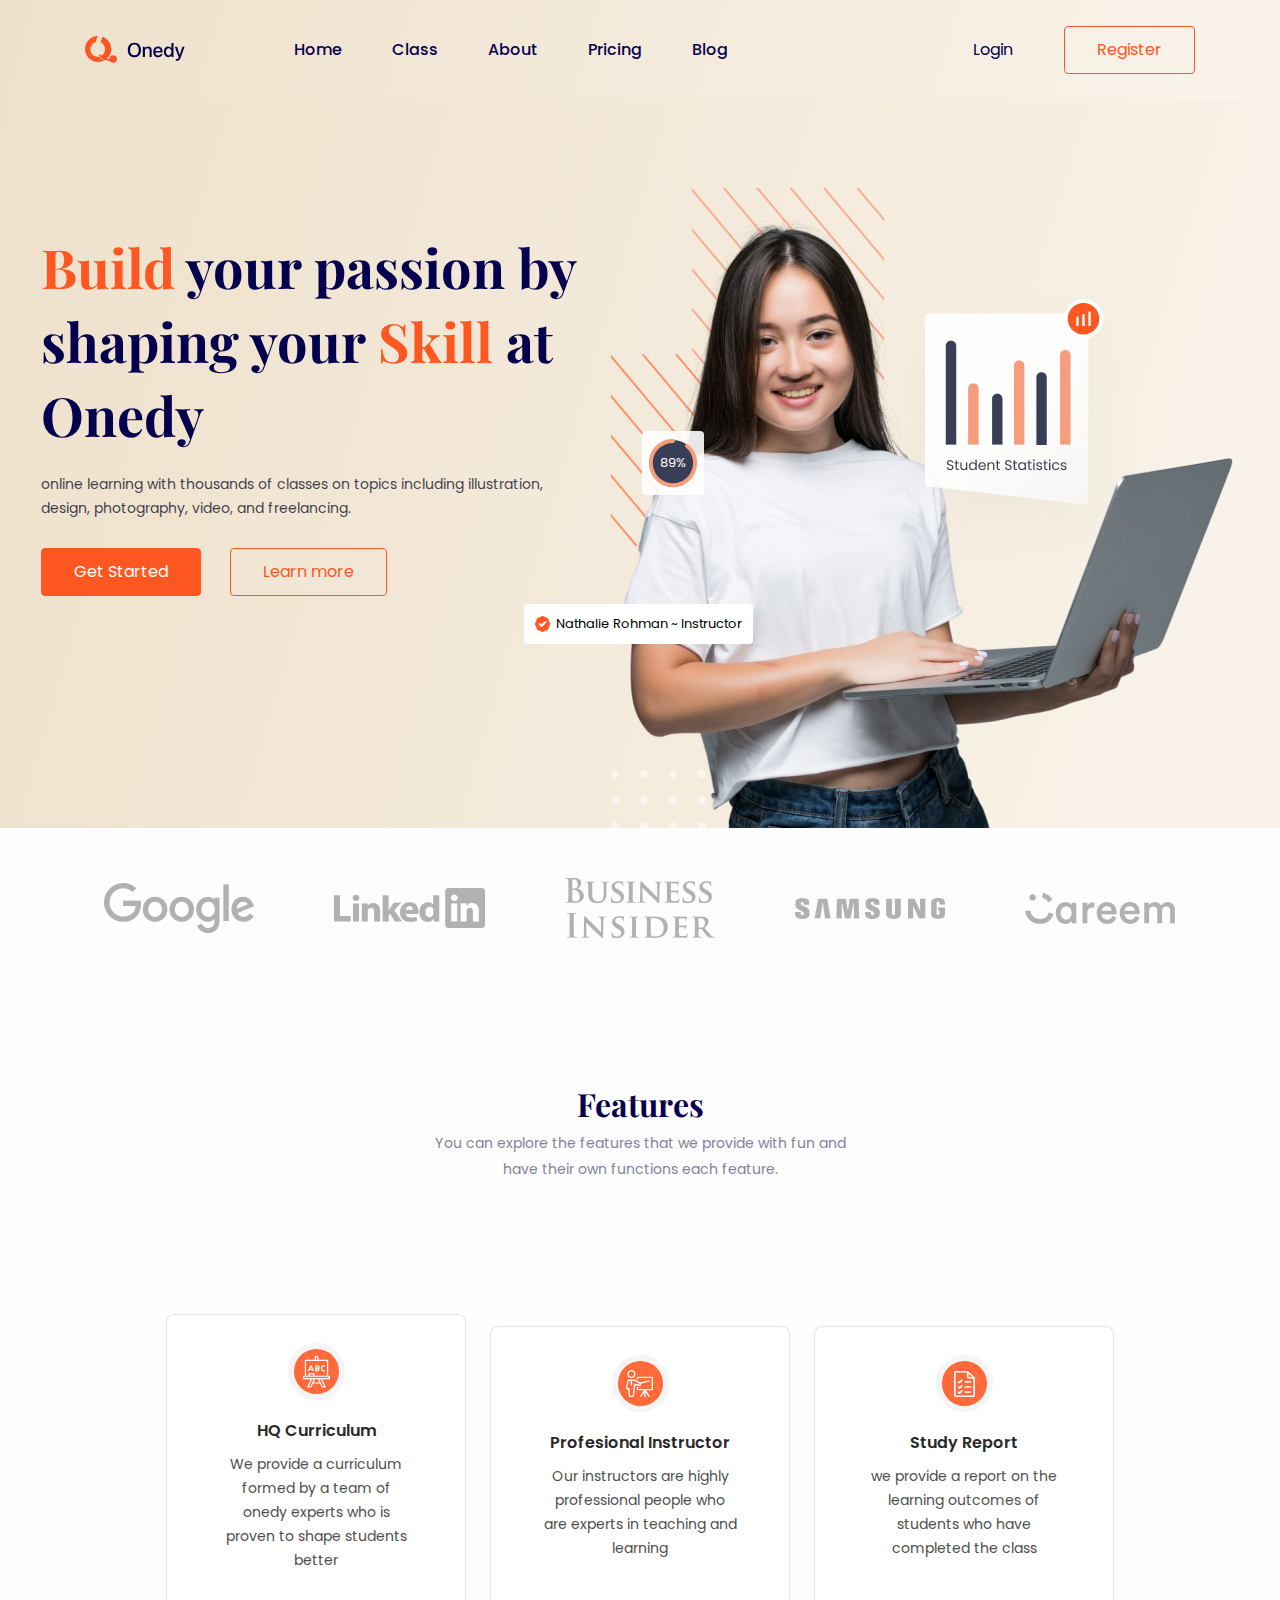
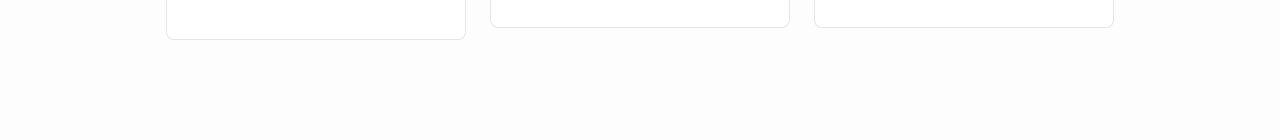
<file: oneDy/index.html>
<!DOCTYPE html>
<html lang="en">

<head>
	<meta charset="UTF-8" />
	<meta http-equiv="X-UA-Compatible" content="IE=edge" />
	<meta name="viewport" content="width=device-width, initial-scale=1.0" />
	<link
		href="https://fonts.googleapis.com/css2?family=Playfair+Display:wght@400;500;600;700&family=Poppins:wght@200;300;500;700&display=swap"
		rel="stylesheet" />
	<link rel="stylesheet" href="https://pro.fontawesome.com/releases/v5.10.0/css/all.css"
		integrity="sha384-AYmEC3Yw5cVb3ZcuHtOA93w35dYTsvhLPVnYs9eStHfGJvOvKxVfELGroGkvsg+p" crossorigin="anonymous" />

	<link rel="stylesheet" href="https://unpkg.com/swiper/swiper-bundle.min.css" />
	<link rel="stylesheet" href="css/slick.css">
	<link rel="stylesheet" href="css/main.css" />
	<title>OneDy</title>
</head>

<body>
	<header class="header">
		<div class="header__nav">
			<div class="container">
				<div class="header__inner">
					<div class="header__logo">
						<a href="#">
							<img src="assets/img/logo-web.svg" alt="" />
						</a>
					</div>
					<div class="header__bars">
						<img src="assets/img/bars.svg" alt="">
					</div>
					<div class="header__times">
						<img src="assets/img/times.svg" alt="">
					</div>
					<div class="header__content">
						<ul class="header__menu">
							<li class="header__item">
								<a href="#home" class="header__link">Home</a>
							</li>
							<li class="header__item">
								<a href="#class" class="header__link">Class</a>
							</li>
							<li class="header__item">
								<a href="#about" class="header__link">About</a>
							</li>
							<li class="header__item">
								<a href="#pricing" class="header__link">Pricing</a>
							</li>
							<li class="header__item">
								<a href="#blog" class="header__link">Blog</a>
							</li>
						</ul>
						<div class="header__auth">
							<a href="#login" class="header__btn btn-link">Login</a>
							<a href="#register" class="header__btn btn-outline-link">Register</a>
						</div>
					</div>
				</div>
			</div>
		</div>
		<div class="header__home" id="home">
			<div class="header__home-inner">
				<div class="header__home-content">
					<div class="header__home-title">
						<span>Build</span> your passion by <br>shaping your <span>Skill</span> at <br>Onedy
					</div>
					<div class="header__home-text">
						online learning with thousands of classes on topics including illustration, design, photography,
						video, and freelancing.
					</div>
					<div class="header__home-link">
						<a href="#start" class=" header__btn header__home-btn">Get Started</a>
						<a href="#learn" class=" header__btn header__home-outline-btn">Learn more</a>
					</div>
				</div>
				<div class="header__home-img">
					<div class="header__woman-img">
						<img src="assets/img/asian-woman.png" alt="woman img">
					</div>
					<div class="header__home-circle">
						<img src="assets/img/Ellipse 188.svg" alt="">
						<span>89%</span>
					</div>
					<div class="header__home-rectangle">
						<img src="assets/img/Vector.png" alt="">
						<span>Nathalie Rohman ~ Instructor</span>
					</div>
				</div>
			</div>
		</div>
	</header>

	<section class="company">
		<div class="company__logos">
			<div class="container">
				<div class="company__inner">
					<a href="https://www.google.com/" target="_blank">
						<img src="assets/img/google.png" alt="">
					</a>
					<a href="https://www.linkedin.com/" target="_blank">
						<img src="assets/img/linkedin.png" alt="">
					</a>
					<a href="https://www.businessinsider.com/" target="_blank">
						<img src="assets/img/business-insider.png" alt="">
					</a>
					<a href=" https://www.samsung.com/" target="_blank">
						<img src="assets/img/samsung.png" alt="">
					</a>
					<a href="https://www.careem.com/" target="_blank">
						<img src="assets/img/careem.png" alt="">
					</a>
				</div>
			</div>
		</div>
		<div class="company__features">
			<div class="container">
				<div class="company__features-body">
					<div class="company__features-inner">
						<div class="company__features-title">
							Features
						</div>
						<div class="company__features-text">
							You can explore the features that we provide with fun and have their own functions each feature.
						</div>
					</div>
					<div class="company__features-content">
						<div class="company__features-cards">
							<div class="company__features-card">
								<div class="company__features-card-img">
									<img src="assets/img/card-2.svg" alt="card img 1">
									<img src="assets/img/features-card__bg.png" alt="MAsk group" class="mask__group">
								</div>
								<div class="company__features-card-body">
									<div class="company__features-card-title">
										HQ Curriculum
									</div>
									<div class="company__features-card-text">
										We provide a curriculum formed by a team of onedy experts who is proven to shape students
										better
									</div>
								</div>
							</div>
							<div class="company__features-card">
								<div class="company__features-card-img">
									<img src="assets/img/card-1.svg" alt="card img 1">
									<img src="assets/img/features-card__bg.png" alt="MAsk group" class="mask__group">
								</div>
								<div class="company__features-card-body">
									<div class="company__features-card-title">
										Profesional Instructor
									</div>
									<div class="company__features-card-text">
										Our instructors are highly professional people who are experts in teaching and learning
									</div>
								</div>
							</div>
							<div class="company__features-card">
								<div class="company__features-card-img">
									<img src="assets/img/card-3.svg" alt="card img 1">
									<img src="assets/img/features-card__bg.png" alt="MAsk group" class="mask__group">
								</div>
								<div class="company__features-card-body">
									<div class="company__features-card-title">
										Study Report
									</div>
									<div class="company__features-card-text">
										we provide a report on the learning outcomes of students who have completed the class
									</div>
								</div>
							</div>
						</div>
					</div>
				</div>
			</div>
		</div>
	</section>

	<!--<section id="class" class="class">
		<div class="container">
			<div class="class__header">
				<div class="class__header-title">
					Our Populer Class
				</div>
				<div class="class__header-text">
					<div class="class__header-text-p">
						You can explore the courses we provide with fun and full of new knowledge.
					</div>
					<div class="class__header-text-form">
						<div class="class__header-text-form-dropdown">
							All
						</div>
						<div class="class__header-text-form-select">
							See All Class
						</div>
					</div>
				</div>
			</div>
			<div class="class__body">
				<div class="class__body-cards">
					<div class="class__body-card">
						<div class="class__body-card-img">
							<img src="assets/img/our-class_card_img_01.png" alt="UX/UI img">
							<div class=" class__body-card-text">
								UI/UX
							</div>
						</div>
						<div class="class__body-card-inner">
							<div class="class__body-card-inner-flex">
								<span class="class__body-card-inner-flex-one">
									<img src="assets/img/Star 1.svg" alt="">
									<span>5.0 (1204)</span>
								</span>
								<span class="class__body-card-inner-flex-two">
									<img src="assets/img/Vector.svg" alt="">
								</span>
							</div>
							<div class="class__body-card-inner-title">
								<div class="class__body-card-inner-title-title">
									UI/UX Case Studies Portfolio Masterclass
								</div>
								<div class="class__body-card-inner-title-text">
									Teacher - Nathalie Rohman
								</div>
							</div>
							<div class="class__body-card-inner-footer">
								<div class="class__body-card-inner-footer-left">
									<span>
										2029 Students
									</span>
									<a href="#">Go Join</a>
								</div>
							</div>
						</div>
					</div>
					<div class="class__body-card">
						<div class="class__body-card-img">
							<img src="assets/img/our-class_card_img_02.png" alt="UX/UI img">
							<div class=" class__body-card-text">
								Illustration
							</div>
						</div>
						<div class="class__body-card-inner">
							<div class="class__body-card-inner-flex">
								<span class="class__body-card-inner-flex-one">
									<img src="assets/img/Star 1.svg" alt="">
									<span>5.0 (553)</span>
								</span>
								<span class="class__body-card-inner-flex-two">
									<img src="assets/img/Vector.svg" alt="">
								</span>
							</div>
							<div class="class__body-card-inner-title">
								<div class="class__body-card-inner-title-title">
									Procreate: Simple Steps to Create Awesome Animations
								</div>
								<div class="class__body-card-inner-title-text">
									Teacher - Abraham Mabar
								</div>
							</div>
							<div class="class__body-card-inner-footer">
								<div class="class__body-card-inner-footer-left">
									<span>
										314 Students
									</span>
									<a href="#">Go Join</a>
								</div>
							</div>
						</div>
					</div>
					<div class="class__body-card">
						<div class="class__body-card-img">
							<img src="assets/img/our-class_card_img_03.png" alt="UX/UI img">
							<div class=" class__body-card-text">
								Photography
							</div>
						</div>
						<div class="class__body-card-inner">
							<div class="class__body-card-inner-flex">
								<span class="class__body-card-inner-flex-one">
									<img src="assets/img/Star 1.svg" alt="">
									<span>5.0 (215)</span>
								</span>
								<span class="class__body-card-inner-flex-two">
									<img src="assets/img/Vector.svg" alt="">
								</span>
							</div>
							<div class="class__body-card-inner-title">
								<div class="class__body-card-inner-title-title">
									Prepare for Your Shoot Without Breaking the Bank
								</div>
								<div class="class__body-card-inner-title-text">
									Teacher - Felix Junaedi
								</div>
							</div>
							<div class="class__body-card-inner-footer">
								<div class="class__body-card-inner-footer-left">
									<span>
										234 Students
									</span>
									<a href="#">Go Join</a>
								</div>
							</div>
						</div>
					</div>
				</div>
			</div>
		</div>
	</section>

	<section id="about" class="about">
		<div class="about__wrapper">
			<div class="about__header">
				<div class="about__title">
					What Do We Provide
				</div>
				<div class="about__text">
					Shape your future with passion
				</div>
			</div>
			<div class="about__body">
				<div class="about__body-left">
					<iframe src="https://www.youtube.com/embed/tZrpoSUQCJ0" title="YouTube video player" frameborder="0"
						allowfullscreen>
					</iframe>
					<div class="about__body-left circle">

					</div>
				</div>
				<div class="about__body-right">
					<div class="about__body-right-header">
						“We help people to reach their dreams”
					</div>
					<div class="about__body-right-body">
						We provide young people with development and networking opportunities in their mediation practice. We
						also support peer mediation services in schools and organisations and promote the sustainability of
						peer mediation programmes.
					</div>
					<div class="about__body-right-footer">
						<a href="#">Learn more</a>
					</div>
				</div>
			</div>
		</div>
	</section>

	<section id="pricing" class="pricing">
		<div class="pricing__container">
			<div class="pricing__header">
				<div class="pricing__title">
					What Our Students Say?
				</div>
				<div class="pricing__text">
					These are the stories of our students who have joined us with great pleasure when using this feature.
				</div>
			</div>
			<div class="pricing__body swiper-container ">
				<div class="pricing__cards swiper-wrapper">
					<div class="pricing__card swiper-slide">
						<div class="pricing__card-img">
							<img src="assets/img/student-img_01.png" alt="student img">
						</div>
						<div class="pricing__card-body">
							<div class="pricing__card-body-title">
								Viezh Robert
								<span>Photographer</span>
							</div>
							<div class="pricing__card-body-icon">
								<span>5.0</span>
								<img src="assets/img/Star 1.svg" alt="Start img">
							</div>
							<div class="pricing__card-body-text">
								“I like it because I like to study so much and still can connect with high speed.”
							</div>
						</div>
					</div>
					<div class="pricing__card swiper-slide">
						<div class="pricing__card-img">
							<img src="assets/img/student-img_02.png" alt="student img">
						</div>
						<div class="pricing__card-body">
							<div class="pricing__card-body-title">
								Viezh Robert
								<span>Photographer</span>
							</div>
							<div class="pricing__card-body-icon">
								<span>5.0</span>
								<img src="assets/img/Star 1.svg" alt="Start img">
							</div>
							<div class="pricing__card-body-text">
								“I like it because I like to study so much and still can connect with high speed.”
							</div>
						</div>
					</div>
					<div class="pricing__card swiper-slide">
						<div class="pricing__card-img">
							<img src="assets/img/student-img_03.png" alt="student img">
						</div>
						<div class="pricing__card-body">
							<div class="pricing__card-body-title">
								Viezh Robert
								<span>Photographer</span>
							</div>
							<div class="pricing__card-body-icon">
								<span>5.0</span>
								<img src="assets/img/Star 1.svg" alt="Start img">
							</div>
							<div class="pricing__card-body-text">
								“I like it because I like to study so much and still can connect with high speed.”
							</div>
						</div>
					</div>
					<div class="pricing__card swiper-slide">
						<div class="pricing__card-img">
							<img src="assets/img/student-img_04.png" alt="student img">
						</div>
						<div class="pricing__card-body">
							<div class="pricing__card-body-title">
								Viezh Robert
								<span>Photographer</span>
							</div>
							<div class="pricing__card-body-icon">
								<span>5.0</span>
								<img src="assets/img/Star 1.svg" alt="Start img">
							</div>
							<div class="pricing__card-body-text">
								“I like it because I like to study so much and still can connect with high speed.”
							</div>
						</div>
					</div>
					<div class="pricing__card swiper-slide">
						<div class="pricing__card-img">
							<img src="assets/img/student-img_01.png" alt="student img">
						</div>
						<div class="pricing__card-body">
							<div class="pricing__card-body-title">
								Viezh Robert
								<span>Photographer</span>
							</div>
							<div class="pricing__card-body-icon">
								<span>5.0</span>
								<img src="assets/img/Star 1.svg" alt="Start img">
							</div>
							<div class="pricing__card-body-text">
								“I like it because I like to study so much and still can connect with high speed.”
							</div>
						</div>
					</div>
					<div class="pricing__card swiper-slide">
						<div class="pricing__card-img">
							<img src="assets/img/student-img_02.png" alt="student img">
						</div>
						<div class="pricing__card-body">
							<div class="pricing__card-body-title">
								Viezh Robert
								<span>Photographer</span>
							</div>
							<div class="pricing__card-body-icon">
								<span>5.0</span>
								<img src="assets/img/Star 1.svg" alt="Start img">
							</div>
							<div class="pricing__card-body-text">
								“I like it because I like to study so much and still can connect with high speed.”
							</div>
						</div>
					</div>
					<div class="pricing__card swiper-slide">
						<div class="pricing__card-img">
							<img src="assets/img/student-img_03.png" alt="student img">
						</div>
						<div class="pricing__card-body">
							<div class="pricing__card-body-title">
								Viezh Robert
								<span>Photographer</span>
							</div>
							<div class="pricing__card-body-icon">
								<span>5.0</span>
								<img src="assets/img/Star 1.svg" alt="Start img">
							</div>
							<div class="pricing__card-body-text">
								“I like it because I like to study so much and still can connect with high speed.”
							</div>
						</div>
					</div>
				</div>
				<div class="swiper-button-prev"></div>
				<div class="swiper-button-next"></div>
				<div class="swiper-pagination"></div>
			</div>
		</div>
	</section>

	<section class="subscription">
		<div class="container">
			<div class="subscription__container">

				<div class="subscription__card-header">
					<div class="subscription__card-title">Subscription Fee</div>
					<div class="subscription__card-text">No contracts. No surprise fees.</div>
					<div class="subscription__card-btn-group">
						<a href="#" class="subscription__card-btn-group-btn btn-left">Montly</a>
						<a href="#" class="subscription__card-btn-group-btn btn-right">Yearly</a>
					</div>
				</div>

				<div class="subscription__cards">
					<div class="subscription__card">
						<div class="subscription__header">
							<div class="subscription__title"><span>0$</span>/ Month</div>
							<div class="subscription__text">Free Member</div>
							<div class="subscription__must">For most businesses that want to otpimize web queries</div>
						</div>
						<div class="subscription__body">
							<div class="subscription__line">
								<div class="image images"><img src="assets/img/colorCheck.svg" alt="checked"></div>
								<span>Free course</span>
							</div>
							<div class="subscription__line">
								<div class="image"><img src="assets/img/check.svg" alt="checked"></div>
								<del>Full HD video</del>
							</div>
							<div class="subscription__line">
								<div class="image"><img src="assets/img/check.svg" alt="checked"></div> <del>E-Certificate</del>
							</div>
							<div class="subscription__line">
								<div class="image"><img src="assets/img/check.svg" alt="checked"></div> <del>Subtittle
									video</del>
							</div>
							<div class="subscription__line">
								<div class="image"><img src="assets/img/check.svg" alt="checked"></div> <del>Chat Support</del>
							</div>
							<div class="subscription__line">
								<div class="image"><img src="assets/img/check.svg" alt="checked"></div> <del>Study report </del>
							</div>
						</div>
						<div class="subscription__footer">
							<a href="#">Choose plan</a>
						</div>
					</div>
					<div class="subscription__card">
						<div class="subscription__header">
							<div class="subscription__title"><span>0$</span>/ Month</div>
							<div class="subscription__text">Free Member</div>
							<div class="subscription__must">For most businesses that want to otpimize web queries</div>
						</div>
						<div class="subscription__body">
							<div class="subscription__line">
								<div class="image images"><img src="assets/img/colorCheck.svg" alt="checked"></div>
								<span>Free course</span>
							</div>
							<div class="subscription__line">
								<div class="image"><img src="assets/img/check.svg" alt="checked"></div>
								<del>Full HD video</del>
							</div>
							<div class="subscription__line">
								<div class="image"><img src="assets/img/check.svg" alt="checked"></div> <del>E-Certificate</del>
							</div>
							<div class="subscription__line">
								<div class="image"><img src="assets/img/check.svg" alt="checked"></div> <del>Subtittle
									video</del>
							</div>
							<div class="subscription__line">
								<div class="image"><img src="assets/img/check.svg" alt="checked"></div> <del>Chat Support</del>
							</div>
							<div class="subscription__line">
								<div class="image"><img src="assets/img/check.svg" alt="checked"></div> <del>Study report </del>
							</div>
						</div>
						<div class="subscription__footer">
							<a href="#">Choose plan</a>
						</div>
					</div>
					<div class="subscription__card">
						<div class="subscription__header">
							<div class="subscription__title"><span>0$</span>/ Month</div>
							<div class="subscription__text">Free Member</div>
							<div class="subscription__must">For most businesses that want to otpimize web queries</div>
						</div>
						<div class="subscription__body">
							<div class="subscription__line">
								<div class="image images"><img src="assets/img/colorCheck.svg" alt="checked"></div>
								<span>Free course</span>
							</div>
							<div class="subscription__line">
								<div class="image"><img src="assets/img/check.svg" alt="checked"></div>
								<del>Full HD video</del>
							</div>
							<div class="subscription__line">
								<div class="image"><img src="assets/img/check.svg" alt="checked"></div> <del>E-Certificate</del>
							</div>
							<div class="subscription__line">
								<div class="image"><img src="assets/img/check.svg" alt="checked"></div> <del>Subtittle
									video</del>
							</div>
							<div class="subscription__line">
								<div class="image"><img src="assets/img/check.svg" alt="checked"></div> <del>Chat Support</del>
							</div>
							<div class="subscription__line">
								<div class="image"><img src="assets/img/check.svg" alt="checked"></div> <del>Study report </del>
							</div>
						</div>
						<div class="subscription__footer">
							<a href="#">Choose plan</a>
						</div>
					</div>
				</div>
			</div>
		</div>


	</section>

	<section id="blog" class="blog">
		<div class="blog__container">
			<div class="blog__header">
				<div class="blog__title">Explore Our Blogs</div>
				<div class="blog__text">These are articles written by teachers from Onedy that will help you in learning,
					living life, and self-awareness
				</div>
			</div>
			<div class="blog__body swiper-container">
				<div class="blog__inner swiper-wrapper">
					<div class="blog__card swiper-slide">
						<div class="blog__img">
							<img src="./assets/img/blogs_img_01.png" alt="">
						</div>
						<div class="blog__right">
							<div class="blog__line-1">
								<span>SELF-IMPROVEMENT</span>
								<span>3 days ago</span>
							</div>
							<div class="blog__line-2">
								What 10 things have you stopped doing in your life?
							</div>
							<div class="blog__line-3">
								What 10 things have you stopped doing in your life? Our brains aren’t designed to process all
								the news...
							</div>
							<div class="blog__line-4">
								<div class="blog__line-4-left">
									<img src="assets/img/Avatar_01.png" alt="">
									<span>Alexis Megami</span>
								</div>
								<div class="blog__line-4-right">
									<a href="#">Read more </a>
								</div>
							</div>
						</div>
					</div>
					<div class="blog__card swiper-slide">
						<div class="blog__img">
							<img src="./assets/img/blogs_img_02.png" alt="">
						</div>
						<div class="blog__right">
							<div class="blog__line-1">
								<span>PRODUCTIVITY</span>
								<span>3 days ago</span>
							</div>
							<div class="blog__line-2">
								What is the most useful life hack in studying?
							</div>
							<div class="blog__line-3">
								We hear it around us all the time. Elon Musk works 14 hours per day. Marissa Mayer works 130
								hours per...
							</div>
							<div class="blog__line-4">
								<div class="blog__line-4-left">
									<img src="assets/img/Avatar_02.png" alt="">
									<span>Glenn Raders</span>
								</div>
								<div class="blog__line-4-right">
									<a href="#">Read more </a>
								</div>
							</div>
						</div>
					</div>
					<div class="blog__card swiper-slide">
						<div class="blog__img">
							<img src="./assets/img/blogs_img_01.png" alt="">
						</div>
						<div class="blog__right">
							<div class="blog__line-1">
								<span>SELF-IMPROVEMENT</span>
								<span>3 days ago</span>
							</div>
							<div class="blog__line-2">
								What 10 things have you stopped doing in your life?
							</div>
							<div class="blog__line-3">
								What 10 things have you stopped doing in your life? Our brains aren’t designed to process all
								the news...
							</div>
							<div class="blog__line-4">
								<div class="blog__line-4-left">
									<img src="assets/img/Avatar_01.png" alt="">
									<span>Alexis Megami</span>
								</div>
								<div class="blog__line-4-right">
									<a href="#">Read more </a>
								</div>
							</div>
						</div>
					</div>
				</div>
				<div class="swiper-pagination"></div>

				<div class="swiper-button-prev"></div>
				<div class="swiper-button-next"></div>
			</div>
		</div>
	</section>

	<section class="map">
		<div class="map__container">
			<div class="map__header">
				<div class="map__title">let's join together with the others</div>
				<div class="map__text">More than 2+ million people from 73 countries around the world have joined us.</div>
			</div>
			<div class="map__body">
				<img src="assets/img/map-global.png" alt="map">
			</div>
		</div>
		<div class="instructor">
			<div class="instructor__container">
				<div class="instructor__left">

				</div>
				<div class="instructor__middle">
					<div class="instructor__title">
						Do You Want To Be an Instructor?
					</div>
					<div class="instructor__text">
						Join us to build a better students
					</div>
					<div class="instructor__btn">
						<a href="#" class="instructor__link btn">Join with Us</a>
						<a href="#" class="instructor__outline-link btn">FAQ</a>
					</div>
				</div>
				<div class="instructor__right">
				</div>
			</div>
		</div>
	</section>

	<footer class="footer">
		<div class="container">
			<div class="footer__wrapper">
				<div class="footer__inner">
					<div class="footer__inner-logo">
						<img src="./assets/img/logo-web.svg" alt="Logo">
					</div>
					<div class="footer__inner-title">
						<span>Onedy</span>is an online learning school that will help people acquire new skills.
					</div>
					<div class="footer__inner-location">
						<img src="assets/img/location.svg" alt="location.svg">
						<span>Jl. Pemuda Tersesat No. 296, Jakarta Timur Indonesia</span>
					</div>
					<div class="footer__inner-email">
						<img src="assets/img/email.svg" alt="email.svg">
						<span>hello@onedy.com</span>
					</div>
				</div>
				<div class="footer__content">
					<div class="footer__content-one">
						<h2>Company</h2>
						<a href="#about">About</a>
						<a href="#contact">Contact</a>
						<a href="#careers">Careers </a>
						<a href="#blog">Blog</a>
					</div>
					<div class="footer__content-two">
						<h2>Support</h2>
						<a href="#">FAQs</a>
						<a href="#">Privacy Policy</a>
						<a href="#">Help </a>
					</div>
					<div class="footer__content-three">
						<h2>Community</h2>
						<a href="#">Telegram</a>
						<a href="#">Go Premium</a>
						<a href="#">Affiliates </a>
						<a href="#">Free Classes</a>
						<a href="#">Scholarship</a>
					</div>
					<div class="footer__content-four">
						<h2>Terms</h2>
						<a href="#">Privacy Policy</a>
						<a href="#">Terms and Conditions</a>
						<a href="#">Copyright Policy </a>
						<a href="#">Security</a>
					</div>
				</div>
			</div>
		</div>
		<div class="footer__line"></div>
		<div class="container">
			<div class="footer__footer">
				<div class="footer__first">
					Terms and Conditions
				</div>
				<div class="footer__second">
					23,022,039 Registered User
				</div>
				<div class="footer__three">
					Copyright © 2020 Onedy All rights reserved
				</div>
			</div>
		</div>
	</footer> -->
	<script src="https://ajax.googleapis.com/ajax/libs/jquery/3.6.0/jquery.min.js"></script>
	<script src="https://unpkg.com/swiper/swiper-bundle.min.js"></script>
	<script src=" js/main.js"> </script>
</body>

</html>
</file>
<file: oneDy/css/main.css>
*, *::after, *::before {
  font-family: "Poppins", sans-serif;
  scroll-behavior: smooth;
  box-sizing: border-box;
  user-select: none;
  margin: 0;
  padding: 0;
  border: 0;
}

:focus, :active, a:focus, a:hover {
  outline: none;
}

a {
  text-decoration: none;
}

ul, ol, li {
  list-style-type: none;
}

nav, footer, header {
  display: block;
}

html, body {
  width: 100%;
  height: 100%;
  font-size: 14px;
  line-height: 1;
  -ms-text-size-adjust: 100%;
  -moz-text-size-adjust: 100%;
  -webkit-text-size-adjust: 100%;
}

h1, h2, h3, h4, h5, h6 {
  font-size: inherit;
  font-weight: inherit;
}

button {
  cursor: pointer;
}

button::-moz-focus-inner {
  padding: 0;
  border: 0;
}

button, input, textarea {
  font-family: "Poppins", sans-serif;
}

input::-ms-clear {
  display: none;
}

img {
  vertical-align: top;
}

.container {
  max-width: 1150px;
  padding: 0 20px;
  margin: 0 auto;
  width: 100%;
}

.header {
  width: 100%;
  background: linear-gradient(106.24deg, #EEE0CA -1.25%, #F9F3EA 96.26%);
}
.header__nav {
  top: 0;
  left: 0;
  width: 100%;
  z-index: 555;
  min-height: 100px;
  background: linear-gradient(106.24deg, #EEE0CA -1.25%, #F9F3EA 96.26%);
  display: flex;
  justify-content: center;
  align-items: center;
}
.header__inner {
  display: flex;
  justify-content: space-between;
  align-items: center;
}
.header__logo {
  width: 15%;
  display: flex;
  justify-content: flex-start;
  align-items: center;
}
.header__bars, .header__times {
  cursor: pointer;
  display: none;
}
.header__content {
  width: 85%;
  margin-left: 50px;
  display: flex;
  justify-content: space-between;
  align-items: center;
}
.header__menu {
  display: flex;
  justify-content: center;
  align-items: center;
}
.header__item {
  margin: 0 25px;
}
.header__item:first-child {
  margin-left: 0;
}
.header__item:last-child {
  margin-right: 0;
}
.header__link {
  color: #04004D;
  position: relative;
  font-weight: 500;
  line-height: 16px;
  font-size: 16px;
}
.header__link::before {
  content: "";
  position: absolute;
  top: 0;
  left: 0;
  width: 100%;
  height: 3px;
  background: #ff5722;
  border-radius: 1px 1px 3px 3px;
  transform: translateY(-5px);
  opacity: 0;
  transition: all 200ms ease-in-out;
}
.header__link::after {
  content: "";
  position: absolute;
  bottom: 0;
  left: 50%;
  width: 8px;
  height: 8px;
  background: #ff5722;
  border-radius: 50%;
  transform: translateX(-50%);
  transition: all 200ms ease-in-out;
  opacity: 0;
}
.header__link:hover {
  font-weight: 510;
}
.header__link:hover::before {
  opacity: 1;
  transform: translateY(-38px);
}
.header__link:hover::after {
  bottom: -12px;
  opacity: 1;
}
.header__auth {
  display: flex;
  justify-content: space-between;
  align-items: center;
}
.header__btn {
  color: #FF5722;
  padding: 15px 32px;
  display: inline-block;
  border: 1px solid #FF5722;
  border-radius: 4px;
  font-weight: normal;
  line-height: 16px;
  font-size: 16px;
}
.header__btn.btn-link {
  width: 131.58px;
  text-align: center;
  color: #04004D;
  margin-right: 5px;
  border-color: transparent;
}
.header__btn.btn-link:hover {
  color: #FF5722;
  border-color: #FF5722;
  transition: border-color 400ms ease-in-out;
}
.header__home {
  max-width: 1352px;
  margin: 0 auto;
  padding: 0 47px 0 41px;
}
.header__home-inner {
  padding-top: 88px;
  display: flex;
  justify-content: space-between;
  align-items: flex-start;
}
.header__home-content {
  max-width: 546px;
  margin-top: 42px;
}
.header__home-title {
  color: #04004D;
  font-family: "Playfair Display", serif;
  font-weight: bold;
  line-height: 74px;
  font-size: 54px;
}
.header__home-title span {
  color: #FF5722;
  font-family: "Playfair Display", serif;
}
.header__home-text {
  padding: 20px 0px 0px 0px;
  color: rgba(1, 0, 26, 0.75);
  font-weight: normal;
  line-height: 24px;
  font-size: 14px;
}
.header__home-link {
  padding-top: 28px;
  padding-bottom: 30px;
}
.header__home-btn {
  margin-right: 25px;
  color: #fff;
  background: #FF5722;
}
.header__home-img {
  position: relative;
  max-width: 622px;
}
.header__woman-img {
  width: 100%;
}
.header__woman-img img {
  width: 100%;
}
.header__home-circle {
  position: absolute;
  top: 38%;
  left: 5%;
  width: 10%;
  height: 10%;
  border-radius: 4px;
  background-color: rgba(255, 255, 255, 0.9);
  display: flex;
  justify-content: center;
  align-items: center;
}
.header__home-circle img {
  position: absolute;
  top: 50%;
  left: 50%;
  transform: translate(-50%, -50%);
}
.header__home-circle span {
  width: 74%;
  height: 74%;
  color: #fff;
  border-radius: 50%;
  background-color: #383E56;
  font-weight: normal;
  line-height: 14px;
  font-size: 13px;
  display: flex;
  justify-content: center;
  align-items: center;
}
.header__home-rectangle {
  top: 65%;
  left: -14%;
  max-width: 38%;
  padding: 12px 11px;
  position: absolute;
  background-color: #fff;
  border-radius: 4px;
  display: flex;
  justify-content: center;
  align-items: center;
}
.header__home-rectangle img {
  width: 16px;
  height: 16px;
}
.header__home-rectangle span {
  font-weight: normal;
  line-height: 14px;
  font-size: 13px;
  margin-left: 5px;
}

@media (min-width: 992px) {
  .header__times, .header__bars {
    display: none !important;
  }
}
@media (min-width: 993px) and (max-width: 1201px) {
  .header__home-inner {
    align-items: flex-start;
  }
  .header__home-content {
    max-width: 440px;
  }
  .header__home-title {
    font-weight: bold;
    line-height: 62px;
    font-size: 42px;
  }
  .header__home-circle {
    left: 25%;
    width: 9%;
    height: 11%;
  }
  .header__home-circle img {
    width: 88%;
  }
  .header__home-circle span {
    width: 82%;
    height: 82%;
    font-size: 10px;
  }
  .header__home-rectangle {
    left: 6%;
    max-width: 40%;
    padding: 6px;
  }
  .header__home-rectangle span {
    font-size: 10px;
  }
  .header__woman-img {
    width: 80%;
    float: right;
  }
  .header__woman-img img {
    width: 100%;
  }
}
@media (max-width: 992px) {
  .header {
    background: linear-gradient(106.24deg, #EEE0CA -1.25%, #F9F3EA 96.26%);
  }
  .header__nav {
    z-index: 5;
    width: 100%;
    position: fixed;
  }
  .header__bars {
    display: inline-block;
  }
  .header__content {
    left: 0;
    top: 0;
    width: 100%;
    z-index: -1;
    margin-left: 0px;
    padding-top: 100px;
    position: absolute;
    flex-direction: column;
    background: linear-gradient(106.24deg, #EEE0CA -1.25%, #F9F3EA 96.26%);
    transform: translateY(-100%);
    transition: all 400ms ease-in-out;
  }
  .header__content.active {
    transform: translateY(0);
    transition: all 400ms ease-in-out;
  }
  .header__menu {
    flex-direction: column;
    width: 100%;
  }
  .header__item {
    margin: 20px 0;
    width: 100%;
    display: flex;
    justify-content: center;
    align-items: center;
  }
  .header__link:hover::before {
    transform: translateY(-15px);
    transition: all 300ms ease-in-out;
  }
  .header__link:hover::after {
    bottom: -15px !important;
    transition: all 300ms ease-in-out;
  }
  .header__auth {
    flex-direction: column;
    padding-bottom: 20px;
  }
  .header__btn.btn-link {
    margin: 15px 0;
    border-color: #FF5722;
    color: #FF5722;
  }
}
@media (min-width: 851px) and (max-width: 992px) {
  .header__home-inner {
    align-items: center;
  }
  .header__home-content {
    max-width: 360px;
  }
  .header__home-title {
    font-weight: bold;
    line-height: 52px;
    font-size: 34px;
  }
  .header__home-circle {
    left: 22%;
    width: 10%;
    height: 10%;
  }
  .header__home-circle img {
    width: 86%;
  }
  .header__home-circle span {
    width: 80%;
    height: 81%;
    font-size: 10px;
  }
  .header__home-rectangle {
    left: 8%;
    max-width: 56%;
    padding: 6px 2px;
  }
  .header__home-rectangle img {
    width: 12px;
    height: 12px;
  }
  .header__home-rectangle span {
    font-size: 10px;
  }
  .header__woman-img {
    width: 100%;
    float: right;
  }
  .header__woman-img img {
    width: 100%;
    margin-left: 47px;
  }
}
@media (min-width: 773px) and (max-width: 850px) {
  .header__home-inner {
    align-items: center;
  }
  .header__home-title {
    font-weight: bold;
    line-height: 58px;
    font-size: 38px;
  }
  .header__home-circle {
    left: 27%;
    width: 10%;
    height: 10%;
  }
  .header__home-circle img {
    width: 86%;
  }
  .header__home-circle span {
    width: 82%;
    height: 82%;
    font-size: 8px;
  }
  .header__home-rectangle {
    left: 8%;
    max-width: 56%;
    padding: 6px 2px;
  }
  .header__home-rectangle img {
    width: 12px;
    height: 12px;
  }
  .header__home-rectangle span {
    font-size: 10px;
  }
  .header__woman-img {
    width: 100%;
    float: right;
  }
  .header__woman-img img {
    width: 100%;
    margin-left: 47px;
  }
}
@media (max-width: 772px) {
  .header__home-inner {
    align-items: center;
    flex-wrap: wrap;
  }
  .header__home-content {
    margin: 50px auto;
  }
  .header__woman-img {
    margin: 0 auto;
  }
}
@media (min-width: 626px) and (max-width: 772px) {
  .header__home-circle img {
    width: 90%;
  }
  .header__home-circle span {
    width: 82%;
    height: 82%;
    font-size: 12px;
  }
  .header__home-rectangle {
    left: -4%;
    max-width: 45%;
  }
}
@media screen and (max-width: 538px) {
  .header__home-rectangle {
    max-width: 43%;
  }
}
@media (min-width: 450px) and (max-width: 625px) {
  .header__home-content {
    max-width: 400px;
  }
  .header__home-title {
    font-weight: bold;
    line-height: 54px;
    font-size: 36px;
  }
  .header__home-circle img {
    width: 91%;
  }
  .header__home-circle span {
    font-size: 10px;
    width: 88%;
    height: 88%;
  }
  .header__home-rectangle {
    left: -4%;
    max-width: 45%;
    padding: 6px 4px;
  }
  .header__home-rectangle img {
    width: 12px;
    height: 12px;
  }
  .header__home-rectangle span {
    font-size: 9px;
  }
}
@media (max-width: 449px) {
  body {
    overflow-x: hidden;
  }

  .header__home-content {
    max-width: 290px;
  }
  .header__home-title {
    font-weight: bold;
    line-height: 44px;
    font-size: 21px;
  }
  .header__home-text {
    font-size: 12px;
  }
  .header__home-link {
    text-align: center;
  }
  .header__home-link a {
    padding: 12px 24px;
  }
  .header__home-link a:first-child {
    margin-right: 0;
  }
  .header__home-link a:last-child {
    margin-top: 10px;
  }
  .header__home-circle {
    height: 11%;
    width: 12%;
  }
  .header__home-circle img {
    width: 89%;
  }
  .header__home-circle span {
    font-size: 8px;
    width: 86%;
    height: 88%;
  }
  .header__home-rectangle {
    left: -14%;
    max-width: 72%;
    padding: 4px 3px;
  }
  .header__home-rectangle img {
    width: 12px;
    height: 12px;
  }
  .header__home-rectangle span {
    font-size: 9px;
  }
}
.company {
  background: #FDFDFD;
}
.company__logos {
  min-height: 160px;
  display: flex;
  justify-content: center;
  align-items: center;
}
.company__inner {
  margin-left: 19px;
  margin-right: 20px;
  display: flex;
  justify-content: space-between;
  align-items: center;
}
.company__features {
  padding: 100px 0px;
}
.company__features-body {
  max-width: 948px;
  margin: 0 auto;
}
.company__features-inner {
  margin: 0 auto;
  display: block;
  max-width: 428px;
  padding-bottom: 42px;
}
.company__features-title {
  color: #04004D;
  text-align: center;
  font-weight: 700;
  line-height: 32px;
  font-size: 32px;
  font-family: "Playfair Display", serif;
}
.company__features-text {
  color: #848199;
  padding-top: 10px;
  text-align: center;
  font-weight: 400;
  line-height: 26px;
  font-size: 14px;
}
.company__features-content {
  padding-top: 90px;
}
.company__features-cards {
  display: flex;
  justify-content: space-between;
  align-items: center;
  flex: wrap;
}
.company__features-card {
  cursor: pointer;
  max-width: 300px;
  min-height: 300px;
  text-align: center;
  background-color: #fff;
  padding: 28px 52px 0px 52px;
  border-radius: 8px;
  transition: all 600ms ease-in-out;
  border: 1px solid rgba(0, 0, 0, 0.1);
}
.company__features-card:hover {
  background-color: #FF5722;
  transform: translateY(-48px);
  transition: all 400ms ease-in-out;
}
.company__features-card:hover .company__features-card-body .company__features-card-title,
.company__features-card:hover .company__features-card-body .company__features-card-text {
  color: #fff;
}
.company__features-card:hover .company__features-card-img .mask__group {
  top: 0;
  left: -120px;
  z-index: 8888888;
}
.company__features-card-img {
  height: 57px;
  width: 57px;
  margin: 0 auto;
  position: relative;
  border-radius: 50%;
  background: #FF5722;
  border: 6px solid #f5f5f5;
  opacity: 0.9;
  z-index: 0;
  display: flex;
  justify-content: center;
  align-items: center;
}
.company__features-card-img .mask__group {
  position: absolute;
  z-index: 0;
}
.company__features-card-body {
  padding: 24px 0px 67px 0;
}
.company__features-card-title {
  font-weight: 600;
  line-height: 14px;
  font-size: 16px;
  z-index: 999;
  color: #262626;
}
.company__features-card-text {
  z-index: 999;
  color: #4D4D4D;
  max-width: 196px;
  padding-top: 14px;
  text-align: center;
  font-weight: normal;
  line-height: 24px;
  font-size: 14px;
}

@media (max-width: 992px) {
  .company__inner {
    flex-wrap: wrap;
  }
  .company__inner a {
    margin: 30px auto 0;
  }
  .company__inner a img {
    width: 100%;
  }
  .company__features-cards {
    flex-wrap: wrap;
  }
  .company__features-card {
    margin: 60px auto 0;
  }
}
.class {
  padding-top: 42px;
}
.class .container {
  padding: 0;
}
.class__header-title {
  color: #04004D;
  letter-spacing: 2%;
  font-weight: 700;
  line-height: 32px;
  font-size: 32px;
  font-family: "Playfair Display", serif;
}
.class__header-text {
  margin: 8px 0 35px 0;
  display: flex;
  justify-content: space-between;
  align-items: center;
}
.class__header-text-p {
  max-width: 428px;
  color: #848199;
  text-align: start;
  font-weight: 400;
  line-height: 24px;
  font-size: 14px;
}
.class__header-text-form {
  display: flex;
  justify-content: space-between;
  align-items: center;
}
.class__header-text-form-dropdown {
  width: 58px;
  padding: 5px 8px;
  font-weight: normal;
  line-height: 16px;
  font-size: 14px;
  color: #4D4D4D;
  border-top: 0.8px solid #f6f6f6;
  border-bottom: 1px solid #f6f6f6;
  margin-right: 25px;
  cursor: pointer;
}
.class__header-text-form-select {
  padding: 12px;
  color: #fff;
  background: #FF5722;
  font-weight: 400;
  line-height: 16px;
  font-size: 16px;
  border-radius: 4px;
  cursor: pointer;
}
.class__body {
  padding-bottom: 85px;
}
.class__body-cards {
  display: flex;
  justify-content: space-between;
  align-items: center;
}
.class__body-card {
  cursor: pointer;
  max-width: 359px;
  border-radius: 8px;
  border: 1px solid rgba(0, 0, 0, 0.1);
}
.class__body-card-img {
  position: relative;
  width: 100%;
}
.class__body-card-img::before {
  content: url("../assets/img/heart.svg");
  top: 24px;
  left: 24px;
  width: 38px;
  height: 38px;
  border-radius: 50%;
  position: absolute;
  background-color: #fff;
  display: flex;
  justify-content: center;
  align-items: center;
  padding-top: 3px;
}
.class__body-card-img img {
  width: 100%;
}
.class__body-card-text {
  top: 50%;
  left: 50%;
  position: absolute;
  font-weight: 500;
  line-height: 22px;
  font-size: 22px;
  font-family: "Playfair Display", serif;
  color: rgba(255, 255, 255, 0.8);
  transform: translate(-50%, -50%);
}
.class__body-card-inner {
  padding: 13px 24px 18px 23px;
}
.class__body-card-inner-flex {
  display: flex;
  justify-content: space-between;
  align-items: center;
}
.class__body-card-inner-flex-one {
  color: #4D4D4D;
  font-weight: normal;
  line-height: 14px;
  font-size: 13px;
  display: flex;
  justify-content: center;
  align-items: center;
}
.class__body-card-inner-flex-one img {
  margin-right: 7px;
}
.class__body-card-inner-flex-one span {
  margin-top: 3px;
}
.class__body-card-inner-flex-two {
  width: 24px;
  height: 24px;
  border-radius: 50%;
  background: #FF5722;
  display: flex;
  justify-content: center;
  align-items: center;
}
.class__body-card-inner-title {
  padding: 11px 0 0 0;
}
.class__body-card-inner-title-title {
  max-width: 268px;
  letter-spacing: 0.01em;
  font-weight: 500;
  line-height: 28px;
  font-size: 17px;
}
.class__body-card-inner-title-text {
  margin: 10px 0 15px 0;
  color: #4D4D4D;
  font-weight: normal;
  line-height: 14px;
  font-size: 14px;
}
.class__body-card-inner-footer-left {
  display: flex;
  justify-content: space-between;
  align-items: center;
}
.class__body-card-inner-footer-left span {
  color: #4D4D4D;
  font-weight: normal;
  line-height: 14px;
  font-size: 14px;
}
.class__body-card-inner-footer-left span::before {
  margin-right: 8px;
  content: url("../assets/img/user.svg");
}
.class__body-card-inner-footer-left a {
  padding: 8px;
  color: #FF5722;
  font-weight: normal;
  line-height: 14px;
  font-size: 14px;
  border-radius: 4px;
  display: flex;
  justify-content: center;
  align-items: center;
  background: rgba(255, 87, 34, 0.16);
}

.about__wrapper {
  padding: 85px 160px 37px 89px;
  margin: 0 auto;
}
.about__header {
  max-width: 330px;
  margin: 0 auto;
}
.about__title {
  text-align: center;
  font-weight: 700;
  line-height: 32px;
  font-size: 32px;
  color: #04004D;
  font-family: "Playfair Display", serif;
}
.about__text {
  color: #848199;
  text-align: center;
  padding: 12px 0px 28px 0px;
  font-weight: 400;
  line-height: 14px;
  font-size: 14px;
}
.about__body {
  margin-bottom: 33px;
  display: flex;
  justify-content: center;
  align-items: flex-start;
}
.about__body-left {
  position: relative;
}
.about__body-left::before {
  content: "";
  width: 18px;
  height: 18px;
  border-radius: 50%;
  background: #FF5722;
}
.about__body-left iframe {
  min-width: 529px;
  min-height: 309px;
  margin-left: 46px;
}
.about__body-right {
  padding-top: 39px;
  padding-left: 34px;
}
.about__body-right-header {
  font-weight: 600;
  line-height: 32px;
  font-size: 24px;
  color: #1f1f1f;
}
.about__body-right-body {
  padding-top: 16px;
  padding-bottom: 32px;
  font-weight: normal;
  line-height: 28px;
  font-size: 14px;
  color: rgba(1, 0, 26, 0.75);
}
.about__body-right-footer a {
  color: #FF5722;
  display: inline-block;
  font-weight: normal;
  line-height: 16px;
  font-size: 14px;
  border-bottom: 1px solid #FF5722;
}
.about__body-right-footer a::after {
  margin-left: 5px;
  content: url("../assets/img/right.svg");
}

.pricing {
  padding: 100px 0 70px 0;
}
.pricing__container {
  padding-left: 155px;
  max-width: 100%;
  padding-bottom: 30px;
}
.pricing__header {
  max-width: 555px;
}
.pricing__title {
  letter-spacing: 2%;
  color: #04004D;
  font-weight: 700;
  line-height: 32px;
  font-size: 32px;
  font-family: "Playfair Display", serif;
}
.pricing__text {
  margin-top: 8px;
  color: #848199;
  font-weight: 400;
  line-height: 24px;
  font-size: 14px;
}
.pricing__body {
  padding-top: 70px;
  width: 100%;
}
.pricing__body .swiper-button-prev::after,
.pricing__body .swiper-button-next::after {
  font-size: 20px;
}
.pricing__body .swiper-button-next {
  right: 40px !important;
}
.pricing__body .swiper-pagination-bullet {
  bottom: 0;
}
.pricing__body .swiper-pagination-bullet {
  height: 8px;
  width: 8px;
  border-radius: 50%;
  background: #C4C4C4;
  line-height: 20px;
  font-size: 14px;
}
.pricing__body .swiper-pagination-bullet-active {
  background: #FF5722 !important;
}
.pricing__body .swiper-pagination-fraction {
  color: #C4C4C4;
  font-size: 20px;
}
.pricing__cards {
  display: flex;
  justify-content: flex-start;
  align-items: center;
  padding-bottom: 50px;
}
.pricing__card {
  width: 265px !important;
  height: 265px !important;
  z-index: 0;
  margin-right: 32px;
  position: relative;
  background-color: #fff;
  padding: 55px 23px 63px 23px;
  border-radius: 8px;
  border: 1px dashed rgba(0, 0, 0, 0.12);
}
.pricing__card:last-child {
  margin-right: 0px;
}
.pricing__card-img {
  top: 0;
  left: 50%;
  z-index: 55;
  position: absolute;
  transform: translate(-50%, -50%);
}
.pricing__card-body {
  max-width: 219px;
  text-align: center;
}
.pricing__card-body-title {
  font-weight: 500;
  line-height: 20px;
  font-size: 14px;
  color: #3D3D3D;
}
.pricing__card-body-title span {
  display: block;
  color: #848199;
  font-size: 11px;
}
.pricing__card-body-icon {
  padding-top: 8px;
  display: flex;
  justify-content: center;
  align-items: center;
}
.pricing__card-body-icon span {
  color: #000;
  font-weight: normal;
  line-height: 14px;
  font-size: 14px;
}
.pricing__card-body-icon img {
  width: 15px;
  height: 15px;
  margin-left: 8px;
}
.pricing__card-body-text {
  padding-top: 8px;
  color: #4D4D4D;
  font-weight: normal;
  line-height: 24px;
  font-size: 14px;
}

.subscription {
  width: 100%;
  padding-bottom: 25px;
  margin-bottom: 45px;
}
.subscription__container {
  max-width: 1074px;
  margin: 0 auto;
  padding: 0;
  width: 100%;
}
.subscription__card-header {
  max-width: 268px;
  margin: 0 auto;
}
.subscription__card-title {
  font-family: "Playfair Display", serif;
  font-weight: 700;
  line-height: 32px;
  font-size: 32px;
  color: #04004D;
}
.subscription__card-text {
  color: #848199;
  text-align: center;
  padding: 12px 0px 38px 0px;
  font-weight: normal;
  line-height: 21px;
  font-size: 14px;
}
.subscription__card-btn-group {
  max-width: 220px;
  margin: 0 auto;
  border-radius: 6px;
  border: 1px solid #e1e1e1;
  display: flex;
  justify-content: flex-end;
  align-items: center;
  position: relative;
}
.subscription__card-btn-group-btn {
  display: inline-block;
  font-weight: normal;
  line-height: 21px;
  font-size: 14px;
  color: #808080;
  border-radius: 6px;
  padding: 11px 31.55px 12px 31.65px;
}
.subscription__card-btn-group .btn-left {
  color: #fff;
  background: #FF5722;
  border: 1px solid #FF5722;
  position: absolute;
  top: -1px;
  left: -1px;
}
.subscription__cards {
  display: flex;
  justify-content: space-between;
  align-items: center;
  padding-top: 100px;
}
.subscription__card {
  cursor: pointer;
  background: #fff;
  border: 1px solid #FFB199;
  padding: 24px 53px 25px 41px;
  border-radius: 8px;
  transition: all 400ms ease-in-out;
}
.subscription__card:hover {
  transform: translateY(-40px);
  transition: all 400ms ease-in-out;
  background-color: #FF5722;
}
.subscription__card:hover .subscription__title, .subscription__card:hover .subscription__title span, .subscription__card:hover .subscription__text, .subscription__card:hover .subscription__must, .subscription__card:hover .subscription__line del, .subscription__card:hover .subscription__line span {
  color: #fff;
}
.subscription__card:hover .subscription__line .image {
  background: rgba(255, 255, 255, 0.2);
}
.subscription__card:hover .subscription__footer a {
  background-color: #fff;
  border-color: #fff;
  color: #FF5722;
}
.subscription__header {
  max-width: 232px;
}
.subscription__title {
  font-weight: 400;
  line-height: 25px;
  font-size: 16px;
  color: #525252;
}
.subscription__title span {
  color: #1f1f1f;
  font-weight: 500;
  line-height: 48px;
  font-size: 32px;
}
.subscription__text {
  padding: 8px 0px;
  font-weight: normal;
  line-height: 25px;
  font-size: 18px;
  color: #3D3D3D;
}
.subscription__must {
  max-width: 238px;
  color: #808080;
  padding: 7px 0px 6px 0px;
  font-weight: 400;
  line-height: 24px;
  font-size: 14px;
}
.subscription__line {
  padding-top: 15px;
  display: flex;
  justify-content: flex-start;
  align-items: center;
}
.subscription__line .image {
  width: 20px;
  height: 20px;
  border-radius: 50%;
  background: rgba(0, 0, 0, 0.1);
  display: flex;
  justify-content: center;
  align-items: center;
}
.subscription__line .images {
  background: rgba(255, 87, 34, 0.2);
}
.subscription__line span {
  margin-left: 10px;
  font-weight: normal;
  line-height: 18px;
  font-size: 12px;
  color: #FF5722;
}
.subscription__line del {
  color: #848199;
  margin-left: 10px;
  font-weight: normal;
  line-height: 18px;
  font-size: 12px;
}
.subscription__footer {
  display: block;
  text-align: center;
  margin-top: 34px;
  margin-bottom: 5px;
}
.subscription__footer a {
  display: inline-block;
  padding: 11px 56px 12px 57px;
  margin: 0 auto;
  color: #FF5722;
  border: 1px solid #FF5722;
  border-radius: 4px;
}

.blog {
  padding: 100px 0;
}
.blog__container {
  max-width: 1210px;
  margin-left: auto;
}
.blog__header {
  max-width: 559px;
}
.blog__title {
  font-family: "Playfair Display", serif;
  font-weight: 700;
  line-height: 32px;
  font-size: 32px;
  color: #04004D;
  letter-spacing: 4%;
}
.blog__text {
  padding-top: 8px;
  color: #848199;
  font-weight: normal;
  line-height: 24px;
  font-size: 14px;
}
.blog__body {
  padding-top: 42px;
}
.blog__inner {
  display: flex;
  justify-content: space-between;
  align-items: center;
}
.blog__card {
  height: 209px;
  cursor: pointer;
  max-width: 526px;
  margin-right: 22px;
  border-radius: 8px;
  border: 0.912662px solid rgba(0, 0, 0, 0.1);
  display: flex;
  justify-content: space-between;
  align-items: flex-start;
}
.blog__right {
  padding: 16px 16px 22px 12px;
}
.blog__line-1 {
  display: flex;
  justify-content: space-between;
  align-items: center;
}
.blog__line-1 span {
  color: #808080;
  font-weight: 500;
  line-height: 12.7px;
  font-size: 13px;
}
.blog__line-2 {
  font-weight: 600;
  line-height: 27px;
  font-size: 16.4px;
  padding: 11px 0px 7.93px 0px;
  color: #3D3D3D;
}
.blog__line-3 {
  font-weight: normal;
  line-height: 20px;
  font-size: 11px;
  color: #4D4D4D;
}
.blog__line-4 {
  display: flex;
  justify-content: space-between;
  align-items: center;
  padding-top: 15px;
}
.blog__line-4-left {
  display: flex;
  justify-content: space-between;
  align-items: center;
}
.blog__line-4-left span {
  color: #999999;
  margin-left: 8px;
  font-weight: normal;
  line-height: 13px;
  font-size: 11.8px;
}
.blog__line-4-right a {
  display: inline-block;
  color: #FF5722;
  font-weight: 500;
  line-height: 19px;
  font-size: 12.7px;
}

.map {
  width: 100%;
}
.map__container {
  max-width: 1060px;
  max-height: 668px;
  margin: 0 auto;
}
.map__header {
  max-width: 568px;
  margin: 0 auto;
  text-align: center;
}
.map__title {
  font-family: "Playfair Display", serif;
  font-weight: 700;
  line-height: 32px;
  font-size: 32px;
  text-transform: capitalize;
  color: #04004D;
  text-align: center;
}
.map__text {
  padding: 0;
  max-width: 418px;
  color: #848199;
  text-align: center;
  font-weight: 400;
  line-height: 24px;
  font-size: 14px;
  margin: 8px auto 12px;
  display: flex;
  justify-content: center;
  align-items: center;
}
.map__body {
  padding: 30px 0 45px 0;
}
.map__body img {
  width: 100%;
}
.map .instructor {
  margin: 100px 0;
}
.map .instructor__container {
  border-radius: 4px;
  height: 254px;
  margin: 0 auto;
  max-width: 1085px;
  position: relative;
  background-color: #04004D;
  display: flex;
  justify-content: center;
  align-items: center;
}
.map .instructor__left, .map .instructor__right {
  top: 0;
  width: 122px;
  height: 100%;
  position: absolute;
  background: linear-gradient(180deg, rgba(255, 255, 255, 0.08) 0%, rgba(255, 255, 255, 0) 100%);
}
.map .instructor__left {
  left: 10%;
}
.map .instructor__right {
  right: 10%;
}
.map .instructor__middle {
  max-width: 434px;
}
.map .instructor__title {
  color: #fff;
  text-align: center;
  font-weight: 700;
  line-height: 28px;
  font-size: 28px;
  font-family: "Playfair Display", serif;
}
.map .instructor__text {
  padding: 12px 0px 12px 0px;
  color: #ccc;
  text-align: center;
  font-weight: normal;
  line-height: 14px;
  font-size: 14px;
}
.map .instructor__btn {
  flex-wrap: wrap;
  padding-top: 12px;
  display: flex;
  justify-content: center;
  align-items: center;
}
.map .instructor__btn .btn {
  width: 129px;
  color: #fff;
  padding: 16px 20px;
  text-align: center;
  display: inline-block;
  font-weight: normal;
  line-height: 14px;
  font-size: 14px;
}
.map .instructor__link {
  margin-right: 20px;
  background: #FF5722;
  border: 1px solid #FF5722;
  border-radius: 4px;
}
.map .instructor__outline-link {
  color: #FF5722 !important;
  border-radius: 4px;
  background: transparent;
  border: 1px solid #FF5722;
}

.footer {
  width: 100%;
  min-height: 368px;
  background: linear-gradient(106.24deg, #EEE0CA -1.25%, #F9F3EA 96.26%);
}
.footer__wrapper {
  padding-top: 30px;
  display: flex;
  justify-content: flex-start;
  align-items: flex-start;
}
.footer__inner {
  max-width: 340px;
}
.footer__inner-title {
  color: #666666;
  padding: 8px 0px 18px 0px;
  font-weight: normal;
  line-height: 24px;
  font-size: 14px;
}
.footer__inner-title span {
  color: #000;
  margin-right: 5px;
  font-size: 18px;
}
.footer__inner-location {
  display: flex;
  justify-content: flex-start;
  align-items: flex-start;
}
.footer__inner-location span {
  color: #666;
  max-width: 256px;
  margin-top: -5px;
  margin-left: 14px;
  font-weight: normal;
  line-height: 24px;
  font-size: 14px;
}
.footer__inner-email {
  margin-top: 27px;
  display: flex;
  justify-content: flex-start;
  align-items: flex-start;
}
.footer__inner-email span {
  color: #666;
  margin-left: 13px;
  font-weight: normal;
  line-height: 24px;
  font-size: 14px;
  margin-top: -5px;
}
.footer__content {
  margin-left: 103px;
  display: flex;
  justify-content: space-between;
  align-items: flex-start;
}
.footer__content-one {
  margin-right: 80px;
}
.footer__content-one h2 {
  font-weight: 500;
  line-height: 16px;
  font-size: 16px;
}
.footer__content-one a {
  color: #666;
  display: block;
  padding-top: 24px;
  font-weight: normal;
  line-height: 14px;
  font-size: 14px;
}
.footer__content-two {
  margin-right: 80px;
}
.footer__content-two h2 {
  font-weight: 500;
  line-height: 16px;
  font-size: 16px;
}
.footer__content-two a {
  color: #666;
  width: 100px;
  display: block;
  padding-top: 24px;
  font-weight: normal;
  line-height: 14px;
  font-size: 14px;
}
.footer__content-three {
  margin-right: 80px;
}
.footer__content-three h2 {
  font-weight: 500;
  line-height: 16px;
  font-size: 16px;
}
.footer__content-three a {
  color: #666;
  display: block;
  padding-top: 24px;
  font-weight: normal;
  line-height: 14px;
  font-size: 14px;
}
.footer__content-four h2 {
  font-weight: 500;
  line-height: 16px;
  font-size: 16px;
}
.footer__content-four a {
  color: #666;
  display: block;
  min-width: 160px;
  padding-top: 24px;
  font-weight: normal;
  line-height: 14px;
  font-size: 14px;
}
.footer__footer {
  display: flex;
  justify-content: space-between;
  align-items: center;
}
.footer__first, .footer__second, .footer__three {
  display: flex;
  justify-content: center;
  align-items: center;
  padding-top: 35px;
  font-weight: normal;
  line-height: 14px;
  font-size: 14px;
  color: #666666;
}

.footer__line {
  opacity: 0.1;
  padding-top: 54px;
  border-bottom: 1px solid #000;
}

/*# sourceMappingURL=main.css.map */
</file>
